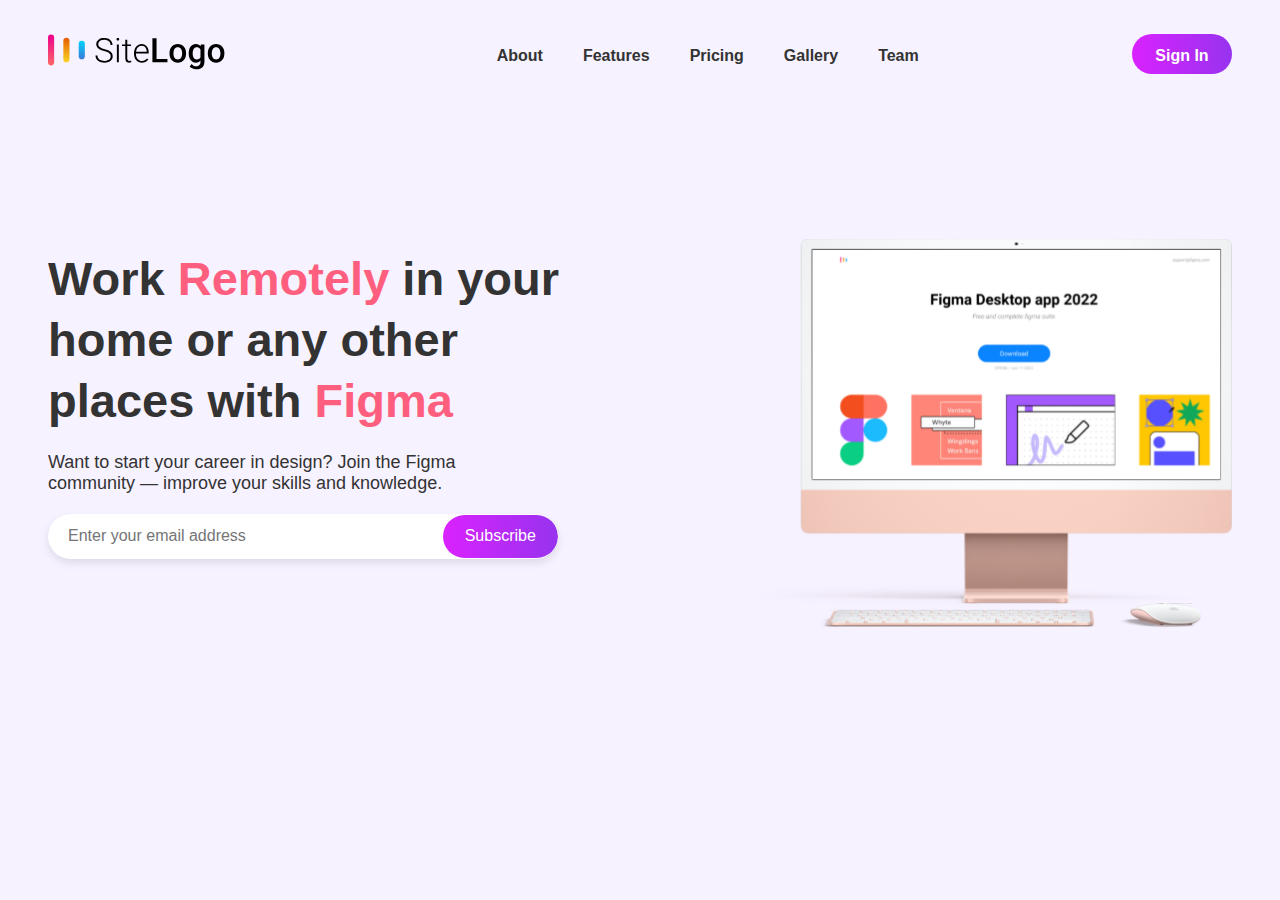
<file: index.html>
<!DOCTYPE html>
<html lang="en">
<head>
  <meta charset="UTF-8">
  <meta name="viewport" content="width=device-width, initial-scale=1.0">
  <title>Pc Design</title>
  <link rel="stylesheet" href="style.css">
</head>
<body>
  <header>
    <div class="navbar">
      <div class="logo">
        <img src="assets/images/SiteLogo (3).svg" alt="Site Logo">
      </div>
      <nav>
        <ul class="nav-links">
          <li><a href="#">About</a></li>
          <li><a href="#">Features</a></li>
          <li><a href="#">Pricing</a></li>
          <li><a href="#">Gallery</a></li>
          <li><a href="#">Team</a></li>
        </ul>
      </nav>
      <a href="#" class="sign-in">Sign In</a>
    </div>
  </header>

  <section class="hero-section">
    <div class="hero-text">
      <h1>Work <span class="highlight">Remotely</span> in your home or any other places with <span class="highlight">Figma</span></h1>
      <p>Want to start your career in design? Join the Figma community — improve your skills and knowledge.</p>
      <div class="subscribe-form">
        <div class="input-wrapper">
          <input type="email" placeholder="Enter your email address">
          <button type="submit">Subscribe</button>
        </div>
      </div>
    </div>
    <div class="hero-image">
      <img src="assets/images/iMac 24 inch.svg" alt="Hero Image">
    </div>
  </section>
</body>
</html>
</file>
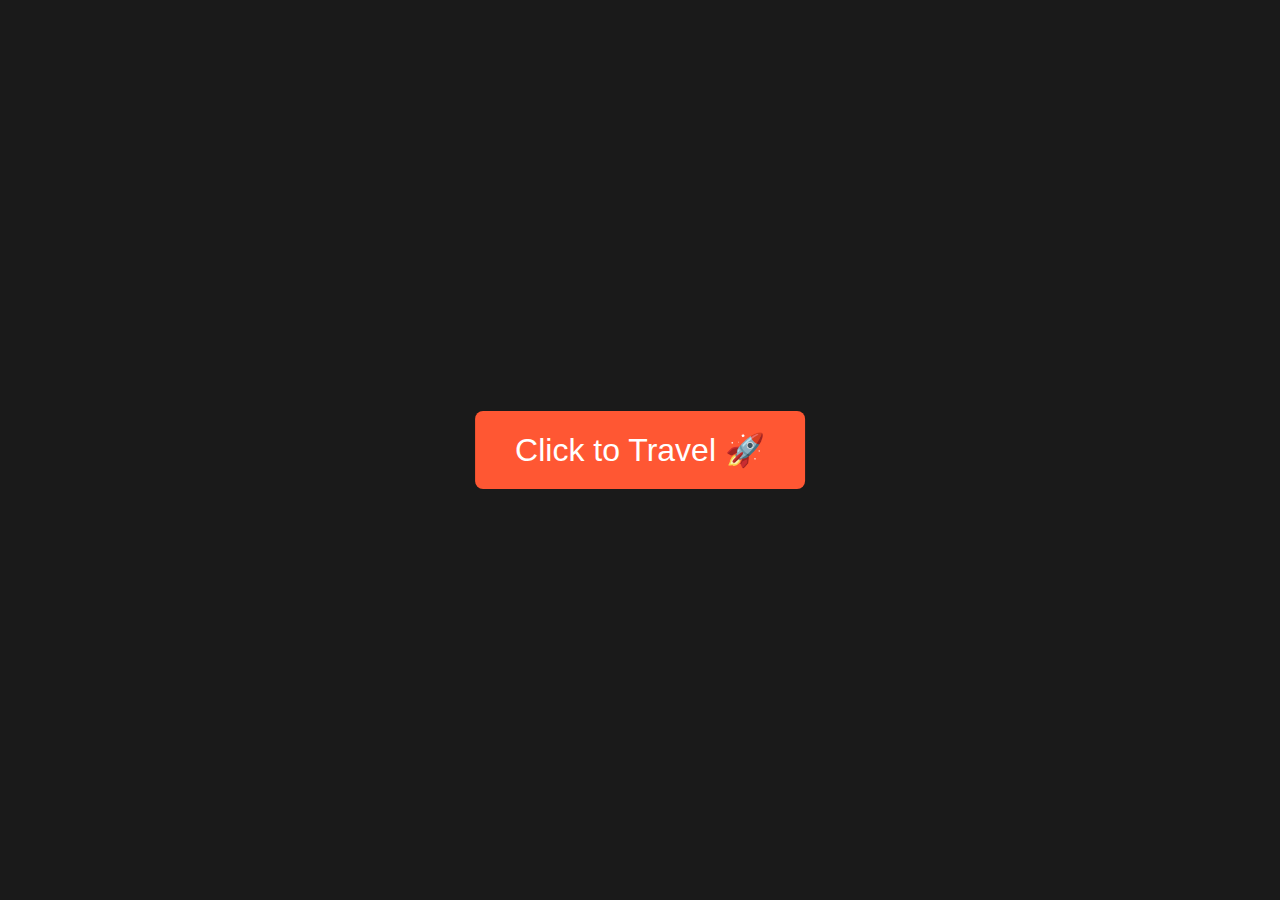
<file: check.html>
<!DOCTYPE html>
<html lang="en">
<head>
    <meta charset="UTF-8">
    <meta name="viewport" content="width=device-width, initial-scale=1.0">
    <title>Unique Redirect</title>
    <style>
        body {
            margin: 0;
            overflow: hidden;
            background: #1a1a1a;
        }
        .redirect-box {
            position: absolute;
            top: 50%;
            left: 50%;
            transform: translate(-50%, -50%);
            font-family: Arial, sans-serif;
            font-size: 2rem;
            color: white;
            background: #FF5733;
            padding: 20px 40px;
            cursor: pointer;
            border-radius: 8px;
            transition: all 0.3s ease;
        }
        .redirect-box:hover {
            background: #C70039;
            transform: translate(-50%, -50%) scale(1.1);
        }
        #animation {
            position: fixed;
            top: 0;
            left: 0;
            width: 100vw;
            height: 100vh;
            background: radial-gradient(circle, rgba(0,0,0,0.1) 0%, rgba(0,0,0,1) 80%);
            display: none;
            animation: zoomOut 2s forwards;
        }
        @keyframes zoomOut {
            0% {
                transform: scale(0);
                opacity: 1;
            }
            100% {
                transform: scale(1);
                opacity: 0;
            }
        }
    </style>
</head>
<body>
    <div class="redirect-box" id="redirectBtn">Click to Travel 🚀</div>
    <div id="animation"></div>

    <script>
        const redirectBtn = document.getElementById('redirectBtn');
        const animationDiv = document.getElementById('animation');

        redirectBtn.addEventListener('click', () => {
            // Start the animation
            animationDiv.style.display = 'block';

            // Redirect after animation ends
            setTimeout(() => {
                window.location.href = 'https://example.com'; // Replace with your target website URL
            }, 2000); // Match with animation duration
        });
    </script>
</body>
</html>
</file>
<file: style.css>
\/* General Reset */
* {
  margin: 0;
  padding: 0;
  box-sizing: border-box;
}

body {
  font-family: 'Arial', sans-serif;
  color: #333;
  background-color: #F6F2FF;
  line-height: 1.5;
}

header {
  background-color: transparent;
  padding: 20px 40px;
}

.navbar {
  display: flex;
  justify-content: space-between;
  align-items: center;
  flex-wrap: wrap;
}

.logo img {
  height: 40px;
}

.nav-links {
  display: flex;
  width: 405px;
  height: 19px;
  
  list-style: none;
  gap: 40px;
}

.nav-links a {
  text-decoration: none;
  color: #333;
  font-weight: bold;
}

.sign-in {
  text-decoration: none;
  background: linear-gradient(to right,#DA22FF ,#9733EE );
  color: white;
  width: 60px;
  height: 20px;
  text-align: center;
  padding: 10px 20px;
  border-radius: 30px;
  font-weight: bold;
}

.hero-section {
  display: flex;
  flex-wrap: wrap;
  align-items: center;
  justify-content: space-between;
  padding: 40px;
 
}

.hero-text {
  flex: 1 1 500px;
  text-align: left;
}

.hero-text h1 {
  font-size: 47px;
  width: 555px;
  height: 183px;
  font-weight: 700;
  line-height: 60.94px;
  color: #333;
  margin-bottom: 20px;
}

.highlight {
  color: #ff5f7e;
}

.hero-text p {
  margin-bottom: 20px;
  font-size: 18px;
  line-height: 21.09px;
  width: 470px;
  height: 42px;
}

.subscribe-form {
  display: flex;
  justify-content: flex-start;
  align-items: center;
  margin-top: 20px;
}

.input-wrapper {
  display: flex;
  justify-content: flex-end;
  align-items: center;
  position: relative;
  border-radius: 30px; 
  overflow: hidden; 
  box-shadow: 0 4px 8px rgba(0, 0, 0, 0.1);
}

.input-wrapper input[type="email"] {
  padding: 10px 20px;
  font-size: 1rem;
  border: none;
  border-radius: 30px; /* Match wrapper radius */
  outline: none;
  width: 470px;
  height: 25px;

  transition: all 0.3s ease;
}

.input-wrapper input[type="email"]:focus {
  box-shadow: 0 0 8px rgba(167, 94, 255, 0.5); 
}

.input-wrapper button {
  position: absolute;
  right: 0;
  width: 115.49px;
  height: 43px;
  background: linear-gradient(to right,#DA22FF ,#9733EE );
  color: white;
  border: none;
  padding: 10px 20px;
  font-size: 1rem;
  cursor: pointer;
  border-radius: 25px; /* Rounded button */
  transition: all 0.3s ease;
}

.input-wrapper button:hover {
  background-color: #9548ff;
}


.hero-image img {
  width: 100%;
  margin-top: 100px;
  max-width: 500px;
}


/* Responsive Design */
/* Medium Screens (Tablets) */
@media screen and (max-width: 768px) {
  .navbar {
    flex-direction: column;
  }

  .nav-links {
    margin-left: 60px;
    gap: 10px;
  }

  .hero-section {
    flex-direction: column;
    align-items: center;
    text-align: center;
  }

  .hero-text {
    flex: 1 1 auto;
  }

  .hero-text h1 {
    font-size: 2rem;
  }

  .hero-image img {
    margin-top: 50px;
  }

  .input-wrapper input[type="email"] {
    width: 200px;
  }
}

/* Small Screens (Mobile) */
@media screen and (max-width: 480px) {
  header {
    padding: 10px 20px;
  }

  .nav-links {
    display: none; /* Hide links on mobile for simplicity */
  }

  .sign-in {
    margin: 10px auto;
    display: block;
  }

  .hero-section {
    padding: 20px;
  }

  .hero-text h1 {
    font-size: 1.5rem;
  }

  .subscribe-form {
    flex-direction: column;
    gap: 5px;
  }

  .input-wrapper input[type="email"] {
    width: 180px;
  }

  .input-wrapper button {
    padding: 8px 15px;
    font-size: 0.9rem;
  }
}

/* Extra Small Screens (300px and below) */
@media screen and (max-width: 300px) {
  body {
    font-size: 14px;
  }

  header {
    padding: 5px 10px;
  }

  .sign-in {
    font-size: 0.8rem;
    padding: 8px 15px;
  }

  .hero-section {
    padding: 10px;
  }

  .hero-text h1 {
    font-size: 1.2rem;
    line-height: 1.4;
  }

  .hero-text p {
    font-size: 0.9rem;
  }

  .input-wrapper input[type="email"] {
    width: 150px;
    font-size: 0.8rem;
    padding: 8px;
  }

  .input-wrapper button {
    font-size: 0.8rem;
    padding: 8px;
    margin-top: 10px;
  }

  .hero-image img {
    margin-top: 15px;
    max-width: 100%;
  }
}
</file>
